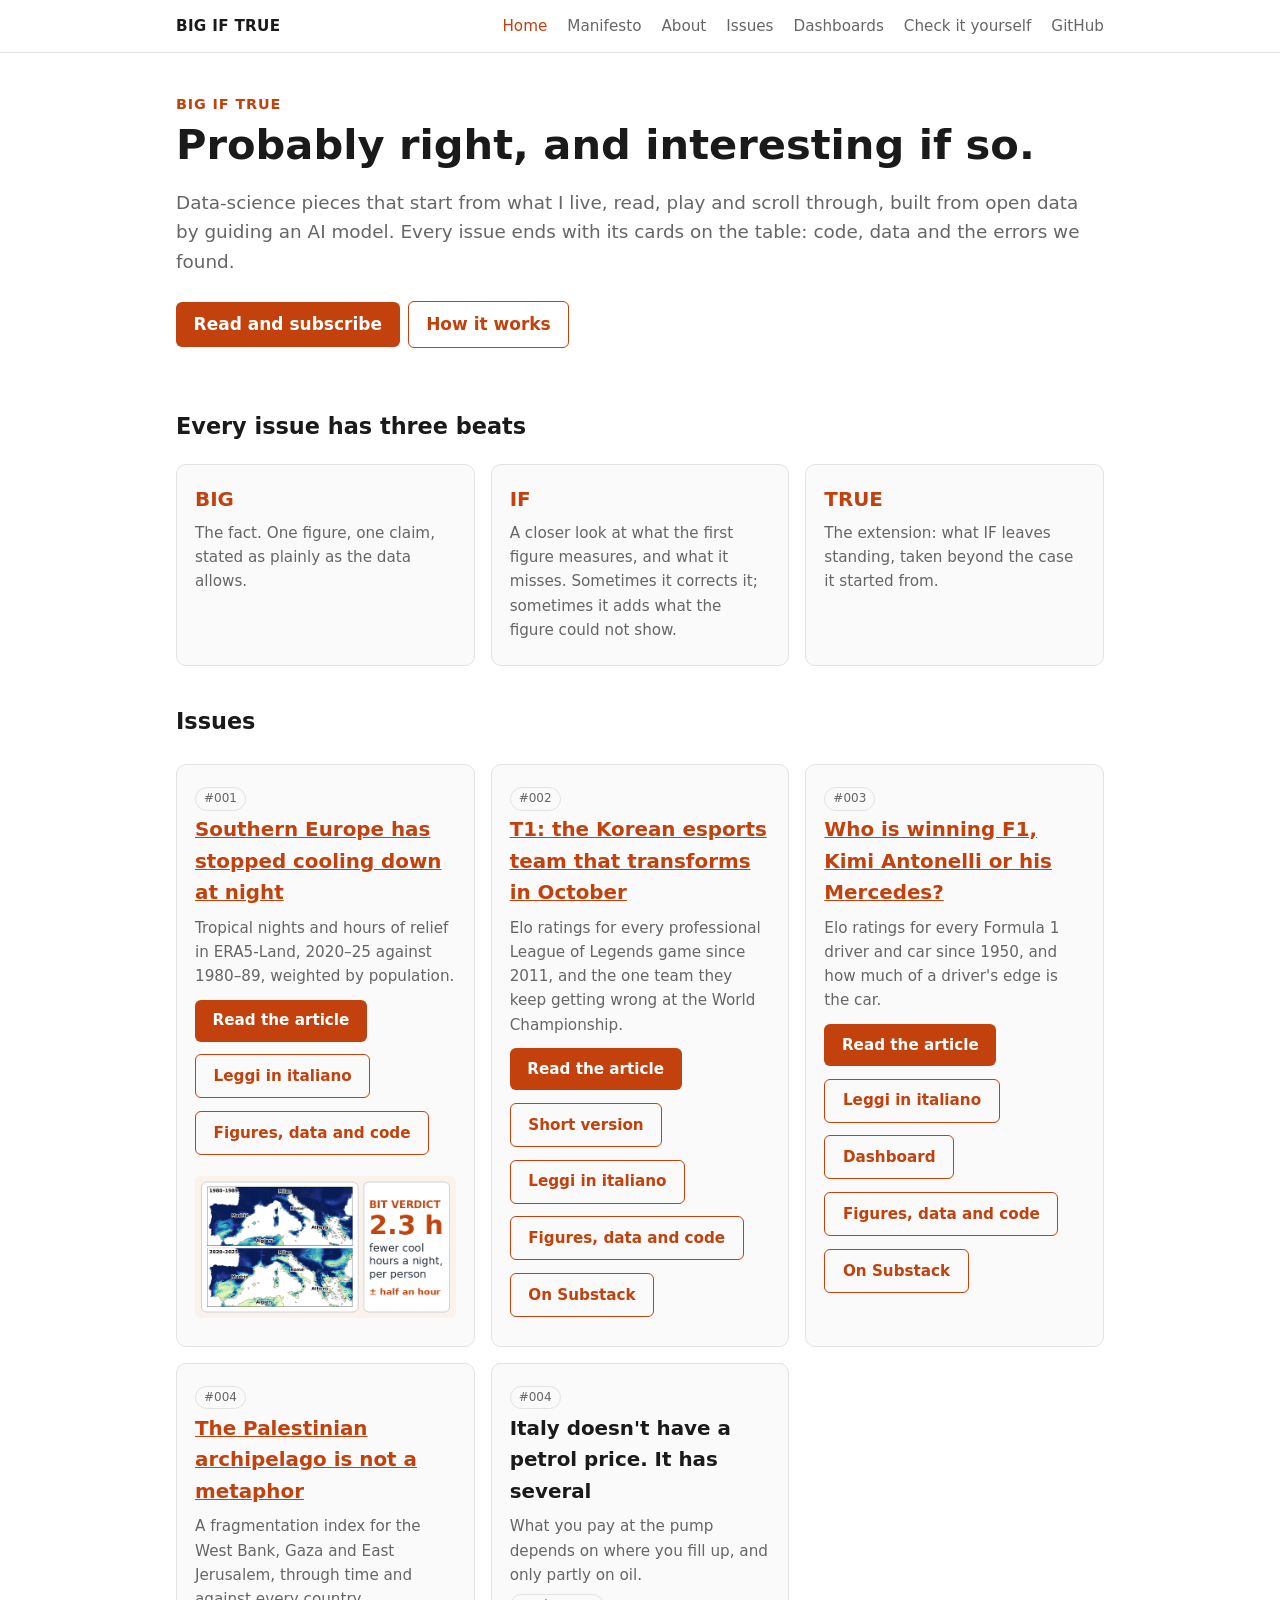
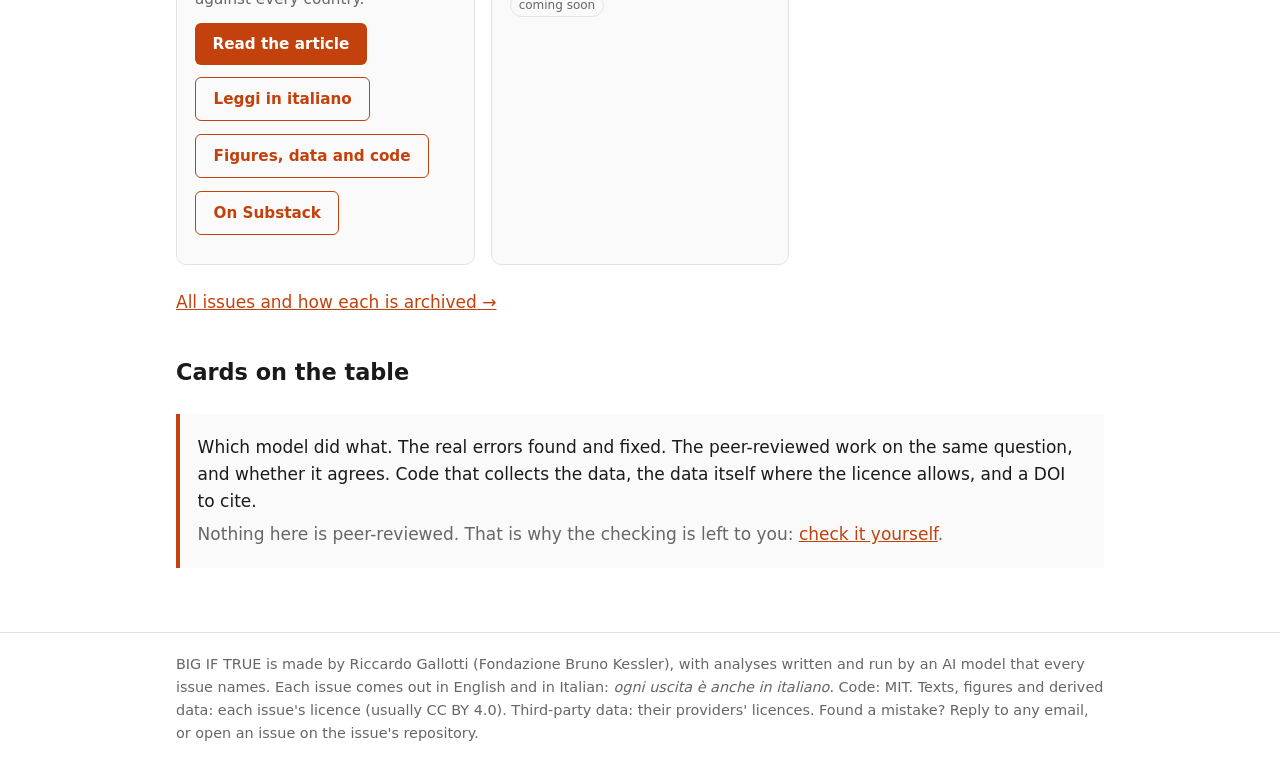
<file: index.html>
<!doctype html><html lang="en"><head><meta charset="utf-8"><meta name="viewport" content="width=device-width,initial-scale=1">
<title>BIG IF TRUE: probably right, and interesting if so</title><meta name="description" content="Data science that starts from everyday life, made by guiding an AI model over open data. Every issue puts its cards on the table.">
<meta property="og:type" content="website"><meta property="og:title" content="BIG IF TRUE: probably right, and interesting if so"><meta property="og:description" content="Data science that starts from everyday life, made by guiding an AI model over open data. Every issue puts its cards on the table.">
<link rel="stylesheet" href="style.css"></head><body>
<header><div class="wrap"><a class="brand" href="index.html">BIG IF TRUE</a><a href="index.html" style="color:var(--acc)">Home</a><a href="manifesto.html">Manifesto</a><a href="about.html">About</a><a href="issues.html">Issues</a><a href="dashboards.html">Dashboards</a><a href="replicate.html">Check it yourself</a><a href="https://github.com/bigiftruebits">GitHub</a></div></header>
<main class="wrap">
<section class="hero"><p class="kicker">BIG IF TRUE</p><h1>Probably right, and interesting if so.</h1>
<p class="lead">Data-science pieces that start from what I live, read, play and scroll through, built from open data by guiding an AI model. Every issue ends with its cards on the table: code, data and the errors we found.</p>
<a class="btn" href="https://bigiftruebits.substack.com">Read and subscribe</a><a class="btn alt" href="about.html">How it works</a></section>
<h2>Every issue has three beats</h2>
<div class="beats">
<div class="card"><h3>BIG</h3><p>The fact. One figure, one claim, stated as plainly as the data allows.</p></div>
<div class="card"><h3>IF</h3><p>A closer look at what the first figure measures, and what it misses. Sometimes it corrects it; sometimes it adds what the figure could not show.</p></div>
<div class="card"><h3>TRUE</h3><p>The extension: what IF leaves standing, taken beyond the case it started from.</p></div></div>
<h2>Issues</h2>
<div class="grid">
<div class="card"><span class="tag">#001</span><h3><a href="bit-001-tropical-nights/article.html">Southern Europe has stopped cooling down at night</a></h3><p>Tropical nights and hours of relief in ERA5-Land, 2020–25 against 1980–89, weighted by population.</p><p><a class="btn" href="bit-001-tropical-nights/article.html">Read the article</a> <a class="btn alt" href="bit-001-tropical-nights/articolo.html">Leggi in italiano</a> <a class="btn alt" href="bit-001-tropical-nights/">Figures, data and code</a></p><a href="bit-001-tropical-nights/article.html"><img src="img/fig-001-card.png" alt="BIT #001: the average southern European lost 2.3 cool hours a night, give or take half an hour" style="width:100%;height:auto;border-radius:6px;margin-top:.6rem"></a></div>
<div class="card"><span class="tag">#002</span><h3><a href="bit-002-worlds-t1/article.html">T1: the Korean esports team that transforms in October</a></h3><p>Elo ratings for every professional League of Legends game since 2011, and the one team they keep getting wrong at the World Championship.</p><p><a class="btn" href="bit-002-worlds-t1/article.html">Read the article</a> <a class="btn alt" href="bit-002-worlds-t1/short.html">Short version</a> <a class="btn alt" href="bit-002-worlds-t1/articolo.html">Leggi in italiano</a> <a class="btn alt" href="bit-002-worlds-t1/">Figures, data and code</a> <a class="btn alt" href="https://bigiftruebits.substack.com/p/worlds-t1">On Substack</a></p></div>
<div class="card"><span class="tag">#003</span><h3><a href="bit-003-f1-elo/article.html">Who is winning F1, Kimi Antonelli or his Mercedes?</a></h3><p>Elo ratings for every Formula 1 driver and car since 1950, and how much of a driver's edge is the car.</p><p><a class="btn" href="bit-003-f1-elo/article.html">Read the article</a> <a class="btn alt" href="bit-003-f1-elo/articolo.html">Leggi in italiano</a> <a class="btn alt" href="bit-003-f1-elo/">Dashboard</a> <a class="btn alt" href="bit-003-f1-elo/figures.html">Figures, data and code</a> <a class="btn alt" href="https://bigiftruebits.substack.com/p/f1-elo">On Substack</a></p></div>
<div class="card"><span class="tag">#004</span><h3><a href="bit-004-palestine-archipelago/article.html">The Palestinian archipelago is not a metaphor</a></h3><p>A fragmentation index for the West Bank, Gaza and East Jerusalem, through time and against every country.</p><p><a class="btn" href="bit-004-palestine-archipelago/article.html">Read the article</a> <a class="btn alt" href="bit-004-palestine-archipelago/articolo.html">Leggi in italiano</a> <a class="btn alt" href="bit-004-palestine-archipelago/">Figures, data and code</a> <a class="btn alt" href="https://bigiftruebits.substack.com/p/palestine-archipelago">On Substack</a></p></div>
<div class="card"><span class="tag">#004</span><h3>Italy doesn't have a petrol price. It has several</h3><p>What you pay at the pump depends on where you fill up, and only partly on oil.</p><p><span class="tag todo">coming soon</span></p></div></div>
<p><a href="issues.html">All issues and how each is archived →</a></p>
<h2>Cards on the table</h2>
<div class="verdict"><p>Which model did what. The real errors found and fixed. The peer-reviewed work on the same question, and whether it agrees. Code that collects the data, the data itself where the licence allows, and a DOI to cite.</p><p class="muted">Nothing here is peer-reviewed. That is why the checking is left to you: <a href="replicate.html">check it yourself</a>.</p></div></main>
<footer><div class="wrap">BIG IF TRUE is made by Riccardo Gallotti (Fondazione Bruno Kessler), with analyses written and run by an AI model that every issue names. Each issue comes out in English and in Italian: <em>ogni uscita è anche in italiano</em>. Code: MIT. Texts, figures and derived data: each issue's licence (usually CC BY 4.0). Third-party data: their providers' licences. Found a mistake? Reply to any email, or open an issue on the issue's repository.</div></footer><script data-goatcounter="https://bigiftruebits.goatcounter.com/count" async src="//gc.zgo.at/count.js"></script>
</body></html>
</file>
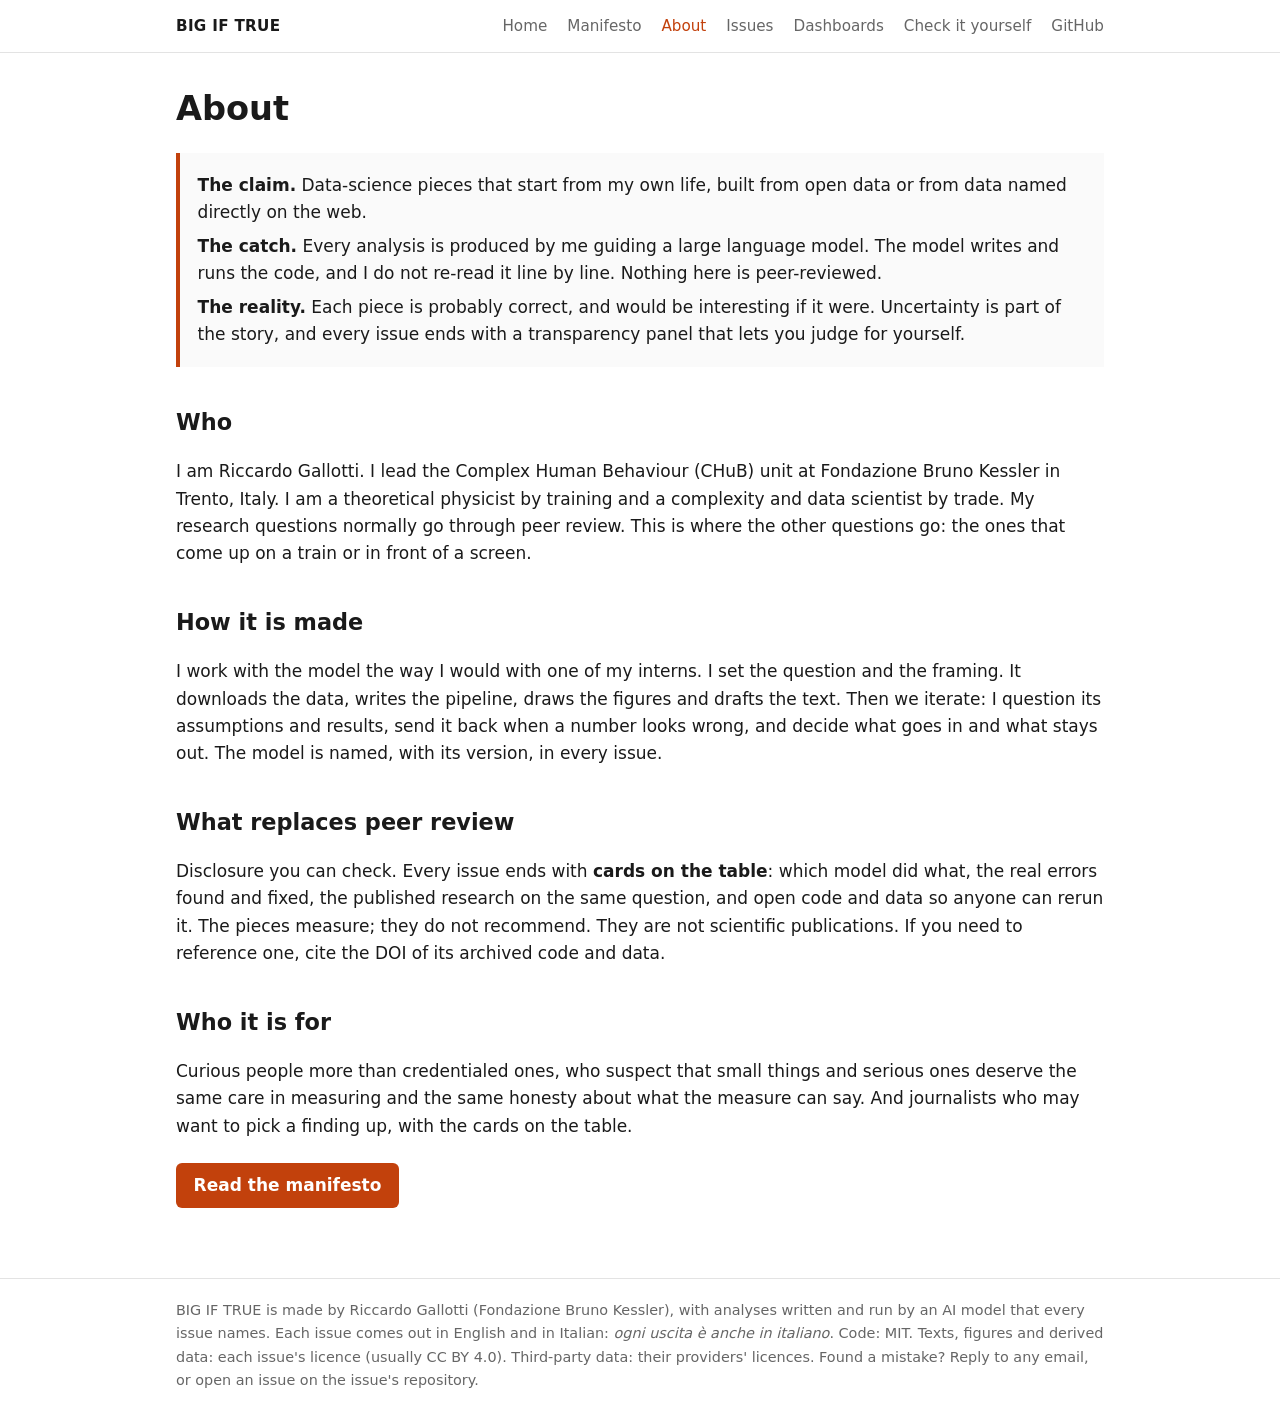
<file: about.html>
<!doctype html><html lang="en"><head><meta charset="utf-8"><meta name="viewport" content="width=device-width,initial-scale=1">
<title>About: BIG IF TRUE</title><meta name="description" content="What BIG IF TRUE is, how it is made, and why you should not simply trust it.">
<meta property="og:type" content="website"><meta property="og:title" content="About: BIG IF TRUE"><meta property="og:description" content="What BIG IF TRUE is, how it is made, and why you should not simply trust it.">
<link rel="stylesheet" href="style.css"></head><body>
<header><div class="wrap"><a class="brand" href="index.html">BIG IF TRUE</a><a href="index.html">Home</a><a href="manifesto.html">Manifesto</a><a href="about.html" style="color:var(--acc)">About</a><a href="issues.html">Issues</a><a href="dashboards.html">Dashboards</a><a href="replicate.html">Check it yourself</a><a href="https://github.com/bigiftruebits">GitHub</a></div></header>
<main class="wrap">
<h1>About</h1>
<div class="verdict"><p><strong>The claim.</strong> Data-science pieces that start from my own life, built from open data or from data named directly on the web.</p><p><strong>The catch.</strong> Every analysis is produced by me guiding a large language model. The model writes and runs the code, and I do not re-read it line by line. Nothing here is peer-reviewed.</p><p><strong>The reality.</strong> Each piece is probably correct, and would be interesting if it were. Uncertainty is part of the story, and every issue ends with a transparency panel that lets you judge for yourself.</p></div>
<h2>Who</h2>
<p>I am Riccardo Gallotti. I lead the Complex Human Behaviour (CHuB) unit at Fondazione Bruno Kessler in Trento, Italy. I am a theoretical physicist by training and a complexity and data scientist by trade. My research questions normally go through peer review. This is where the other questions go: the ones that come up on a train or in front of a screen.</p>
<h2>How it is made</h2>
<p>I work with the model the way I would with one of my interns. I set the question and the framing. It downloads the data, writes the pipeline, draws the figures and drafts the text. Then we iterate: I question its assumptions and results, send it back when a number looks wrong, and decide what goes in and what stays out. The model is named, with its version, in every issue.</p>
<h2>What replaces peer review</h2>
<p>Disclosure you can check. Every issue ends with <strong>cards on the table</strong>: which model did what, the real errors found and fixed, the published research on the same question, and open code and data so anyone can rerun it. The pieces measure; they do not recommend. They are not scientific publications. If you need to reference one, cite the DOI of its archived code and data.</p>
<h2>Who it is for</h2>
<p>Curious people more than credentialed ones, who suspect that small things and serious ones deserve the same care in measuring and the same honesty about what the measure can say. And journalists who may want to pick a finding up, with the cards on the table.</p>
<p><a class="btn" href="manifesto.html">Read the manifesto</a></p></main>
<footer><div class="wrap">BIG IF TRUE is made by Riccardo Gallotti (Fondazione Bruno Kessler), with analyses written and run by an AI model that every issue names. Each issue comes out in English and in Italian: <em>ogni uscita è anche in italiano</em>. Code: MIT. Texts, figures and derived data: each issue's licence (usually CC BY 4.0). Third-party data: their providers' licences. Found a mistake? Reply to any email, or open an issue on the issue's repository.</div></footer><script data-goatcounter="https://bigiftruebits.goatcounter.com/count" async src="//gc.zgo.at/count.js"></script>
</body></html>
</file>
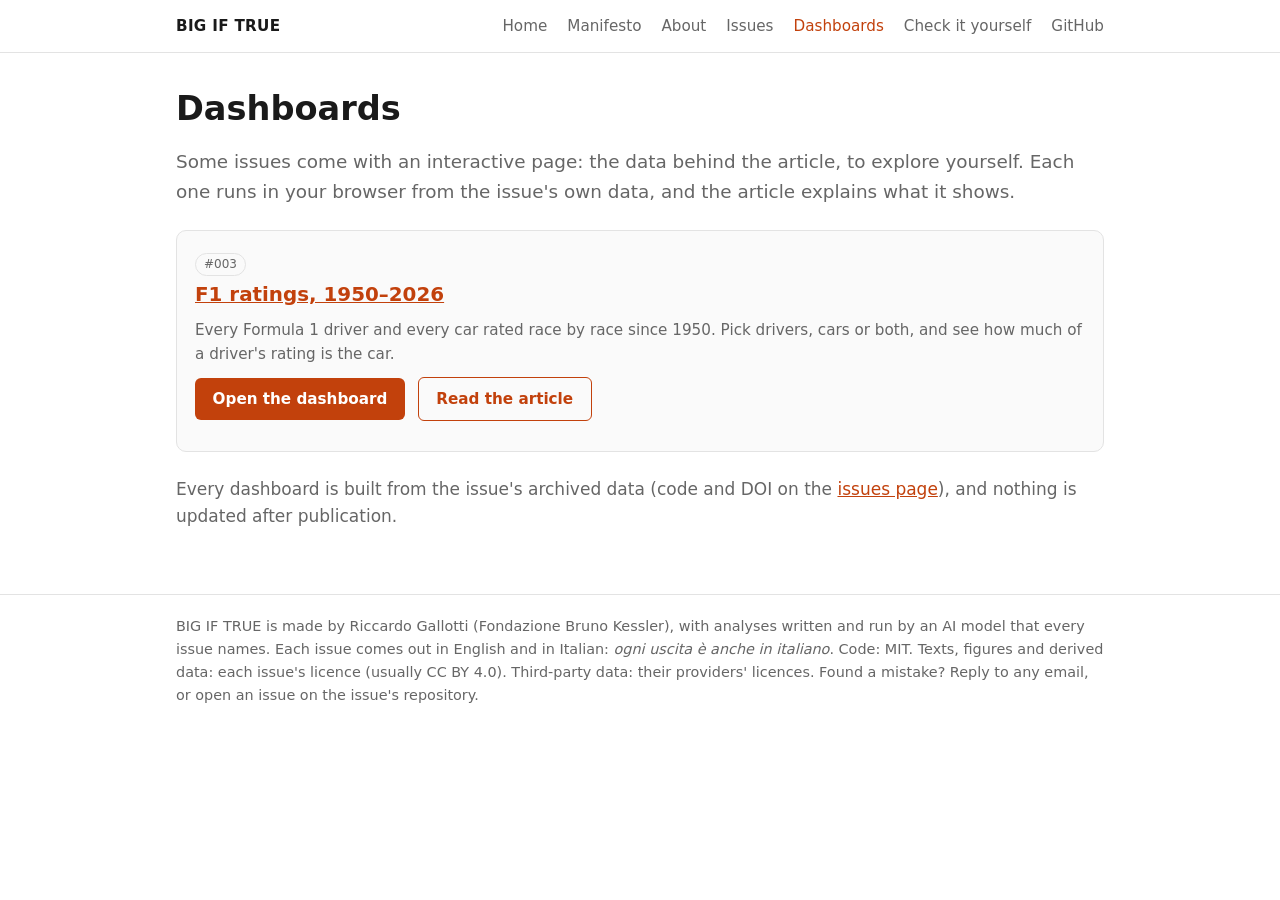
<file: dashboards.html>
<!doctype html><html lang="en"><head><meta charset="utf-8"><meta name="viewport" content="width=device-width,initial-scale=1">
<title>Dashboards: BIG IF TRUE</title><meta name="description" content="Interactive pages that come with BIG IF TRUE issues: the data behind each article, to explore yourself.">
<meta property="og:type" content="website"><meta property="og:title" content="Dashboards: BIG IF TRUE"><meta property="og:description" content="Interactive pages that come with BIG IF TRUE issues: the data behind each article, to explore yourself.">
<link rel="stylesheet" href="style.css"></head><body>
<header><div class="wrap"><a class="brand" href="index.html">BIG IF TRUE</a><a href="index.html">Home</a><a href="manifesto.html">Manifesto</a><a href="about.html">About</a><a href="issues.html">Issues</a><a href="dashboards.html" style="color:var(--acc)">Dashboards</a><a href="replicate.html">Check it yourself</a><a href="https://github.com/bigiftruebits">GitHub</a></div></header>
<main class="wrap">
<h1>Dashboards</h1>
<p class="lead">Some issues come with an interactive page: the data behind the article, to explore yourself. Each one runs in your browser from the issue's own data, and the article explains what it shows.</p>
<div class="grid">
<div class="card"><span class="tag">#003</span><h3><a href="bit-003-f1-elo/">F1 ratings, 1950–2026</a></h3><p>Every Formula 1 driver and every car rated race by race since 1950. Pick drivers, cars or both, and see how much of a driver's rating is the car.</p><p><a class="btn" href="bit-003-f1-elo/">Open the dashboard</a> <a class="btn alt" href="https://bigiftruebits.substack.com/p/f1-elo">Read the article</a></p></div>
</div>
<p class="muted">Every dashboard is built from the issue's archived data (code and DOI on the <a href="issues.html">issues page</a>), and nothing is updated after publication.</p>
</main>
<footer><div class="wrap">BIG IF TRUE is made by Riccardo Gallotti (Fondazione Bruno Kessler), with analyses written and run by an AI model that every issue names. Each issue comes out in English and in Italian: <em>ogni uscita è anche in italiano</em>. Code: MIT. Texts, figures and derived data: each issue's licence (usually CC BY 4.0). Third-party data: their providers' licences. Found a mistake? Reply to any email, or open an issue on the issue's repository.</div></footer><script data-goatcounter="https://bigiftruebits.goatcounter.com/count" async src="//gc.zgo.at/count.js"></script>
</body></html>
</file>
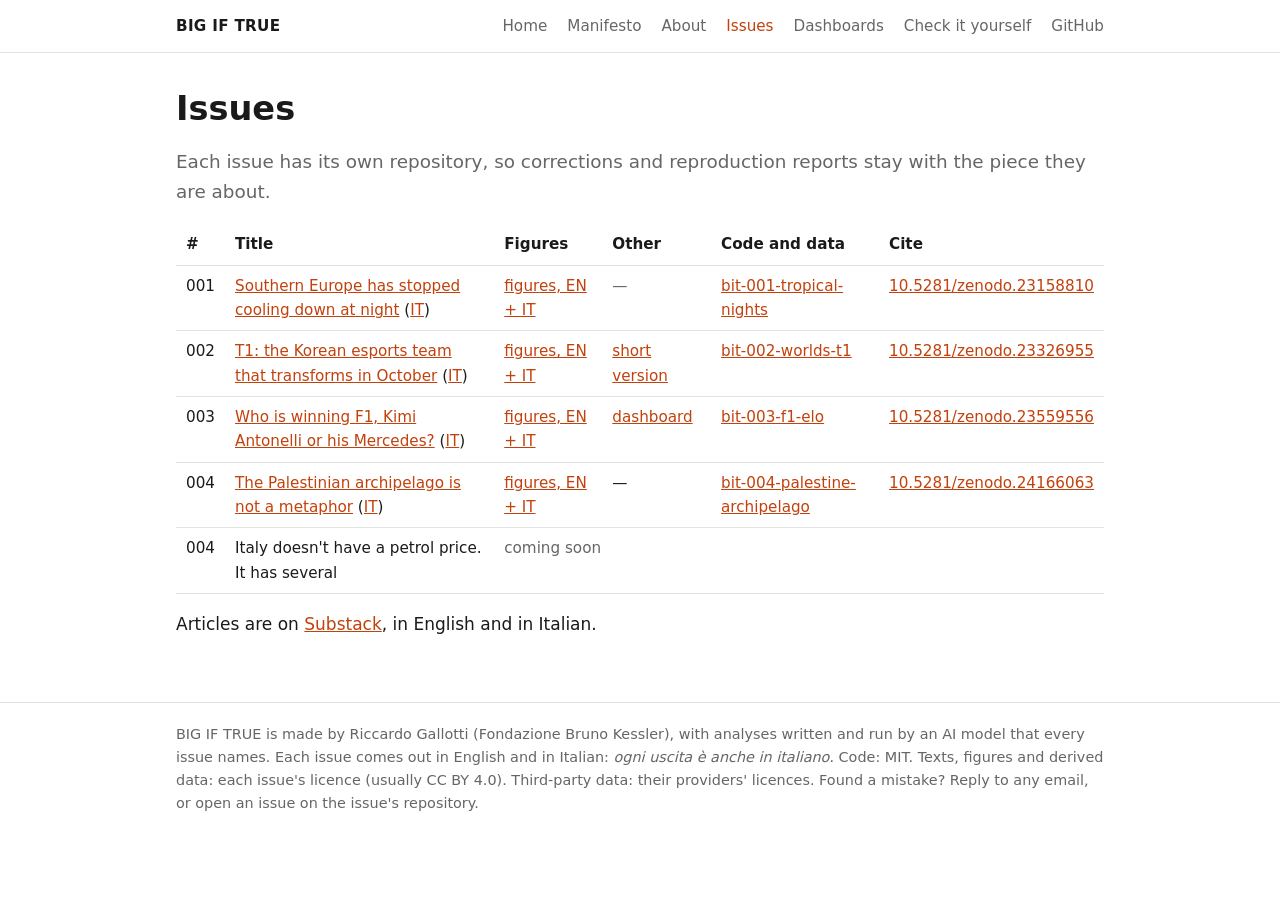
<file: issues.html>
<!doctype html><html lang="en"><head><meta charset="utf-8"><meta name="viewport" content="width=device-width,initial-scale=1">
<title>Issues: BIG IF TRUE</title><meta name="description" content="Every BIG IF TRUE issue with its article, code, data and figures.">
<meta property="og:type" content="website"><meta property="og:title" content="Issues: BIG IF TRUE"><meta property="og:description" content="Every BIG IF TRUE issue with its article, code, data and figures.">
<link rel="stylesheet" href="style.css"></head><body>
<header><div class="wrap"><a class="brand" href="index.html">BIG IF TRUE</a><a href="index.html">Home</a><a href="manifesto.html">Manifesto</a><a href="about.html">About</a><a href="issues.html" style="color:var(--acc)">Issues</a><a href="dashboards.html">Dashboards</a><a href="replicate.html">Check it yourself</a><a href="https://github.com/bigiftruebits">GitHub</a></div></header>
<main class="wrap">
<h1>Issues</h1>
<p class="lead">Each issue has its own repository, so corrections and reproduction reports stay with the piece they are about.</p>
<table><tr><th>#</th><th>Title</th><th>Figures</th><th>Other</th><th>Code and data</th><th>Cite</th></tr>
<tr><td>001</td><td><a href="bit-001-tropical-nights/article.html">Southern Europe has stopped cooling down at night</a> (<a href="bit-001-tropical-nights/articolo.html">IT</a>)</td><td><a href="bit-001-tropical-nights/">figures, EN + IT</a></td><td class="muted">—</td><td><a href="https://github.com/bigiftruebits/bit-001-tropical-nights">bit-001-tropical-nights</a></td><td><a href="https://doi.org/10.5281/zenodo.23158810">10.5281/zenodo.23158810</a></td></tr>
<tr><td>002</td><td><a href="bit-002-worlds-t1/article.html">T1: the Korean esports team that transforms in October</a> (<a href="bit-002-worlds-t1/articolo.html">IT</a>)</td><td><a href="bit-002-worlds-t1/">figures, EN + IT</a></td><td><a href="bit-002-worlds-t1/short.html">short version</a></td><td><a href="https://github.com/bigiftruebits/bit-002-worlds-t1">bit-002-worlds-t1</a></td><td><a href="https://doi.org/10.5281/zenodo.23326955">10.5281/zenodo.23326955</a></td></tr>
<tr><td>003</td><td><a href="bit-003-f1-elo/article.html">Who is winning F1, Kimi Antonelli or his Mercedes?</a> (<a href="bit-003-f1-elo/articolo.html">IT</a>)</td><td><a href="bit-003-f1-elo/figures.html">figures, EN + IT</a></td><td><a href="bit-003-f1-elo/">dashboard</a></td><td><a href="https://github.com/bigiftruebits/bit-003-f1-elo">bit-003-f1-elo</a></td><td><a href="https://doi.org/10.5281/zenodo.23559556">10.5281/zenodo.23559556</a></td></tr>
<tr><td>004</td><td><a href="bit-004-palestine-archipelago/article.html">The Palestinian archipelago is not a metaphor</a> (<a href="bit-004-palestine-archipelago/articolo.html">IT</a>)</td><td><a href="bit-004-palestine-archipelago/">figures, EN + IT</a></td><td>—</td><td><a href="https://github.com/bigiftruebits/bit-004-palestine-archipelago">bit-004-palestine-archipelago</a></td><td><a href="https://doi.org/10.5281/zenodo.24166063">10.5281/zenodo.24166063</a></td></tr>
<tr><td>004</td><td>Italy doesn't have a petrol price. It has several</td><td colspan="4" class="muted">coming soon</td></tr></table>
<p>Articles are on <a href="https://bigiftruebits.substack.com/archive">Substack</a>, in English and in Italian.</p></main>
<footer><div class="wrap">BIG IF TRUE is made by Riccardo Gallotti (Fondazione Bruno Kessler), with analyses written and run by an AI model that every issue names. Each issue comes out in English and in Italian: <em>ogni uscita è anche in italiano</em>. Code: MIT. Texts, figures and derived data: each issue's licence (usually CC BY 4.0). Third-party data: their providers' licences. Found a mistake? Reply to any email, or open an issue on the issue's repository.</div></footer><script data-goatcounter="https://bigiftruebits.goatcounter.com/count" async src="//gc.zgo.at/count.js"></script>
</body></html>
</file>
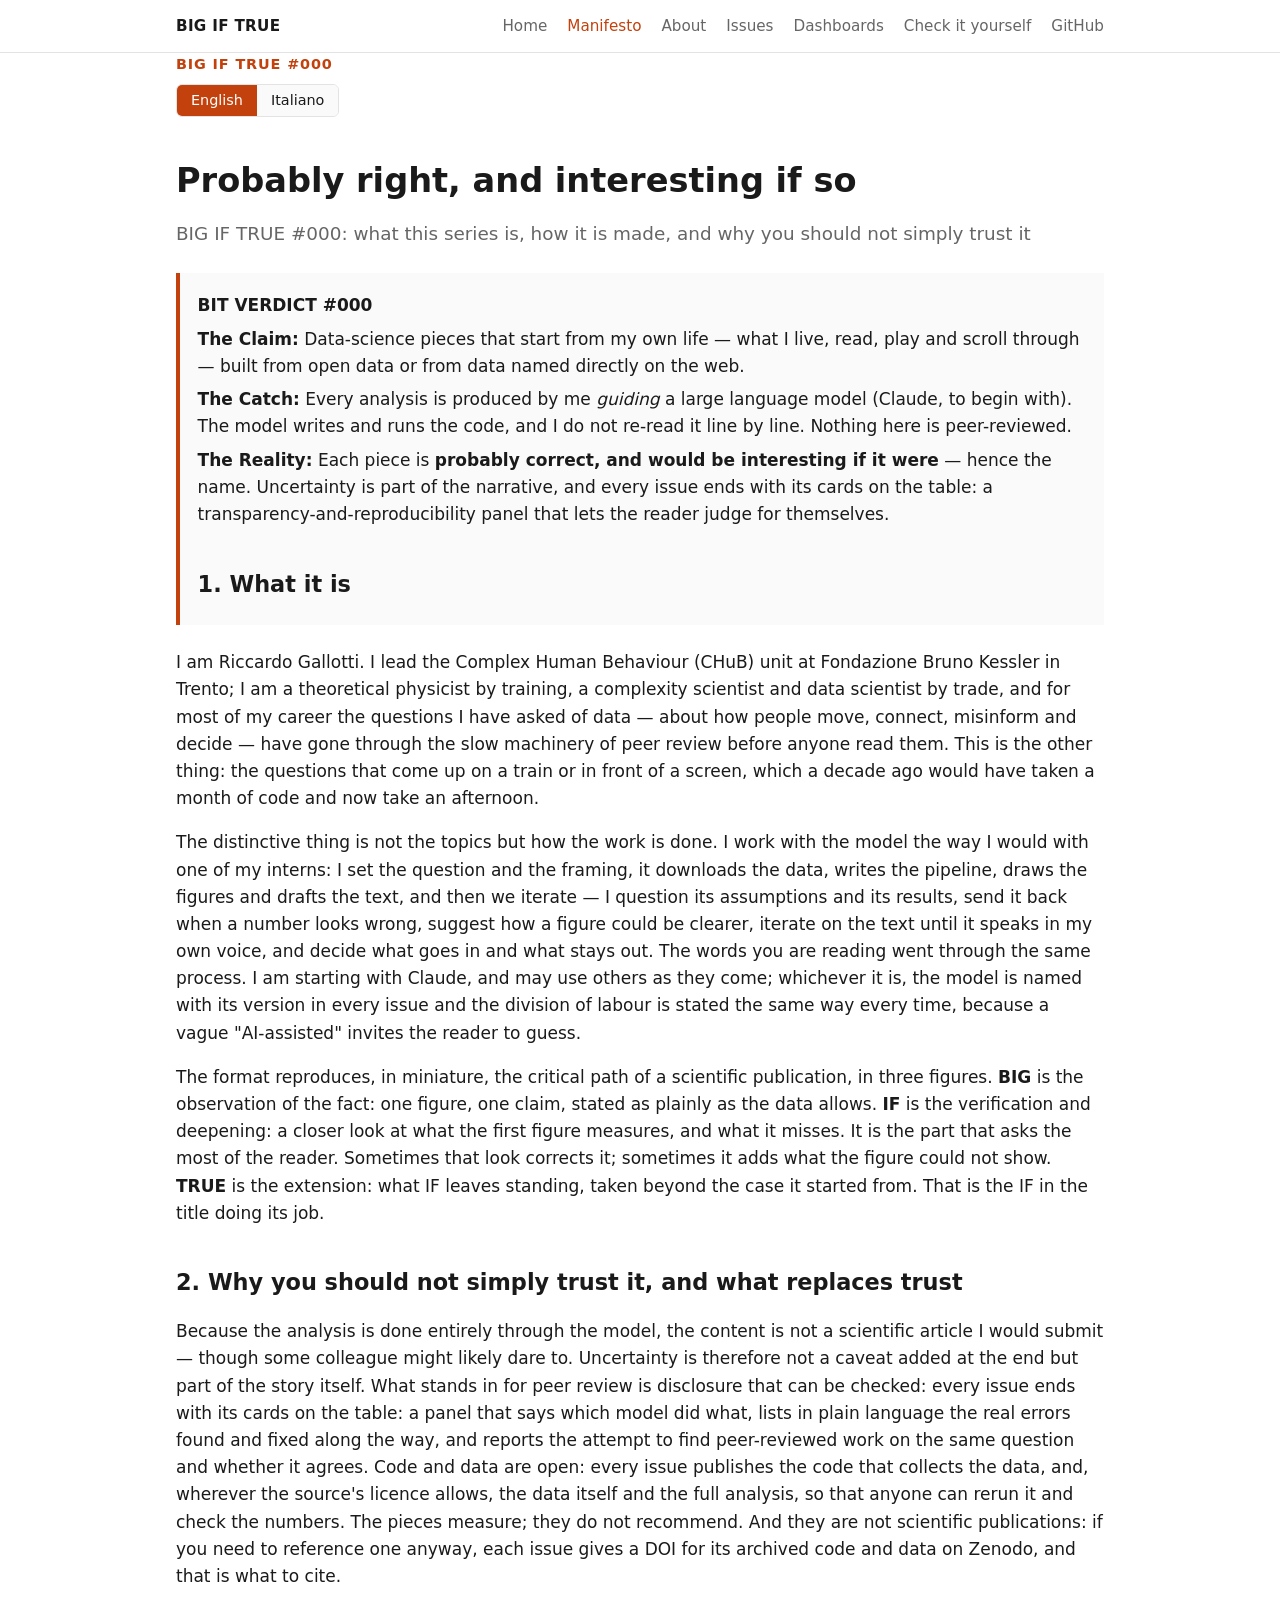
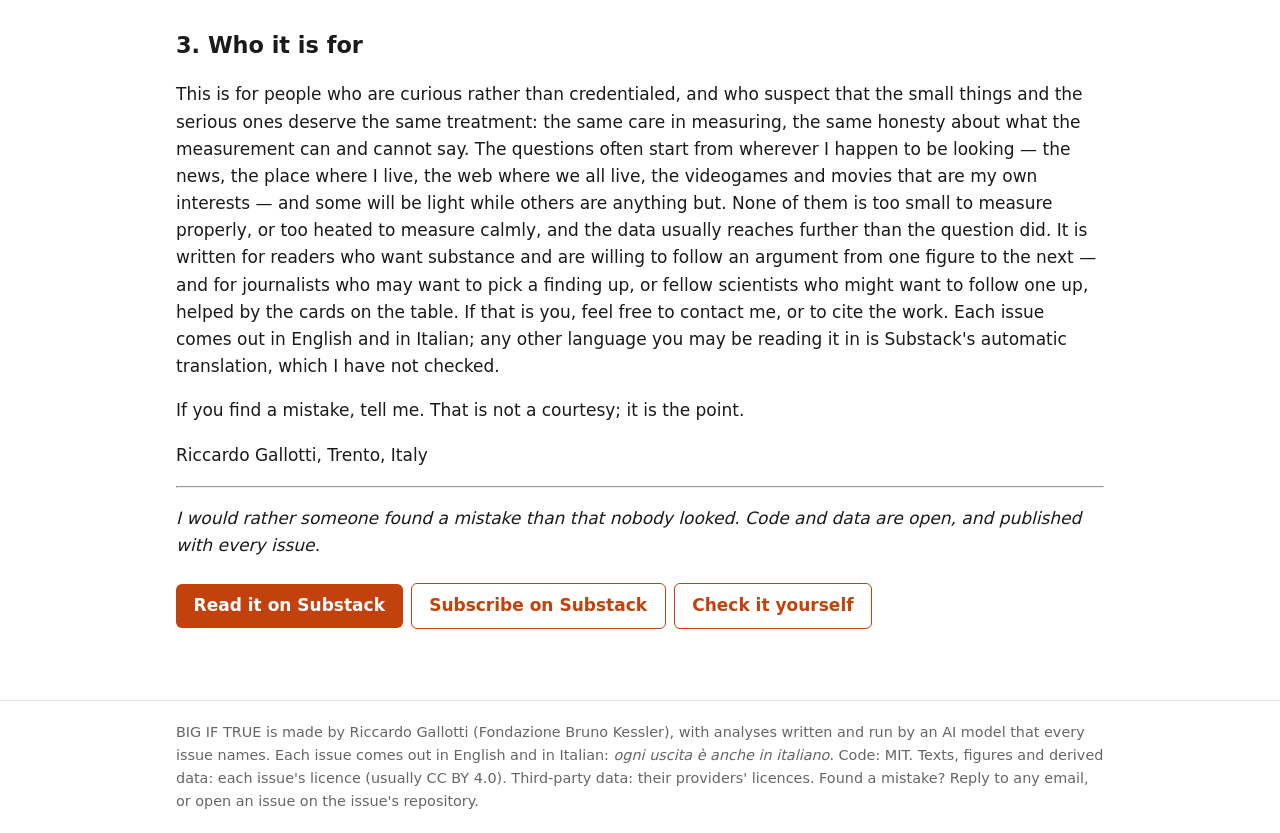
<file: manifesto.html>
<!doctype html><html lang="en"><head><meta charset="utf-8"><meta name="viewport" content="width=device-width,initial-scale=1">
<title>Manifesto: BIG IF TRUE</title><meta name="description" content="Probably right, and interesting if so: what BIG IF TRUE is, how it is made, and why you should not simply trust it.">
<meta property="og:type" content="website"><meta property="og:title" content="Manifesto: BIG IF TRUE"><meta property="og:description" content="What BIG IF TRUE is, how it is made, and why you should not simply trust it.">
<link rel="stylesheet" href="style.css"><style>.lang{display:inline-flex;border:1px solid var(--line);border-radius:6px;overflow:hidden;margin:.5rem 0}.lang button{font:inherit;font-size:.9rem;padding:4px 14px;border:0;background:var(--card);color:var(--fg);cursor:pointer}.lang button[aria-pressed=true]{background:var(--acc);color:#fff}[hidden]{display:none!important}</style></head><body>
<header><div class="wrap"><a class="brand" href="index.html">BIG IF TRUE</a><a href="index.html">Home</a><a href="manifesto.html" style="color:var(--acc)">Manifesto</a><a href="about.html">About</a><a href="issues.html">Issues</a><a href="dashboards.html">Dashboards</a><a href="replicate.html">Check it yourself</a><a href="https://github.com/bigiftruebits">GitHub</a></div></header>
<main class="wrap">
<p class="kicker">BIG IF TRUE #000</p>
<div class="lang" role="group" aria-label="Language"><button type="button" data-l="en" aria-pressed="true">English</button><button type="button" data-l="it" aria-pressed="false">Italiano</button></div>
<article lang="en" id="m-en"><!-- BIT · manifesto · en · 2026-10-04 -->
<h1>Probably right, and interesting if so</h1>
<p class="lead">BIG IF TRUE #000: what this series is, how it is made, and why you should not simply trust it</p>
<div class="verdict"><p><strong>BIT VERDICT #000</strong></p>
<p><strong>The Claim:</strong> Data-science pieces that start from my own life — what I live, read, play and scroll through — built from open data or from data named directly on the web.</p>
<p><strong>The Catch:</strong> Every analysis is produced by me <em>guiding</em> a large language model (Claude, to begin with). The model writes and runs the code, and I do not re-read it line by line. Nothing here is peer-reviewed.</p>
<p><strong>The Reality:</strong> Each piece is <strong>probably correct, and would be interesting if it were</strong> — hence the name. Uncertainty is part of the narrative, and every issue ends with its cards on the table: a transparency-and-reproducibility panel that lets the reader judge for themselves.</p>
<h2>1. What it is</h2>
</div>
<p>I am Riccardo Gallotti. I lead the Complex Human Behaviour (CHuB) unit at Fondazione Bruno Kessler in Trento; I am a theoretical physicist by training, a complexity scientist and data scientist by trade, and for most of my career the questions I have asked of data — about how people move, connect, misinform and decide — have gone through the slow machinery of peer review before anyone read them. This is the other thing: the questions that come up on a train or in front of a screen, which a decade ago would have taken a month of code and now take an afternoon.</p>
<p>The distinctive thing is not the topics but how the work is done. I work with the model the way I would with one of my interns: I set the question and the framing, it downloads the data, writes the pipeline, draws the figures and drafts the text, and then we iterate — I question its assumptions and its results, send it back when a number looks wrong, suggest how a figure could be clearer, iterate on the text until it speaks in my own voice, and decide what goes in and what stays out. The words you are reading went through the same process. I am starting with Claude, and may use others as they come; whichever it is, the model is named with its version in every issue and the division of labour is stated the same way every time, because a vague "AI-assisted" invites the reader to guess.</p>
<p>The format reproduces, in miniature, the critical path of a scientific publication, in three figures. <strong>BIG</strong> is the observation of the fact: one figure, one claim, stated as plainly as the data allows. <strong>IF</strong> is the verification and deepening: a closer look at what the first figure measures, and what it misses. It is the part that asks the most of the reader. Sometimes that look corrects it; sometimes it adds what the figure could not show. <strong>TRUE</strong> is the extension: what IF leaves standing, taken beyond the case it started from. That is the IF in the title doing its job.</p>
<h2>2. Why you should not simply trust it, and what replaces trust</h2>
<p>Because the analysis is done entirely through the model, the content is not a scientific article I would submit — though some colleague might likely dare to. Uncertainty is therefore not a caveat added at the end but part of the story itself. What stands in for peer review is disclosure that can be checked: every issue ends with its cards on the table: a panel that says which model did what, lists in plain language the real errors found and fixed along the way, and reports the attempt to find peer-reviewed work on the same question and whether it agrees. Code and data are open: every issue publishes the code that collects the data, and, wherever the source's licence allows, the data itself and the full analysis, so that anyone can rerun it and check the numbers. The pieces measure; they do not recommend. And they are not scientific publications: if you need to reference one anyway, each issue gives a DOI for its archived code and data on Zenodo, and that is what to cite.</p>
<h2>3. Who it is for</h2>
<p>This is for people who are curious rather than credentialed, and who suspect that the small things and the serious ones deserve the same treatment: the same care in measuring, the same honesty about what the measurement can and cannot say. The questions often start from wherever I happen to be looking — the news, the place where I live, the web where we all live, the videogames and movies that are my own interests — and some will be light while others are anything but. None of them is too small to measure properly, or too heated to measure calmly, and the data usually reaches further than the question did. It is written for readers who want substance and are willing to follow an argument from one figure to the next — and for journalists who may want to pick a finding up, or fellow scientists who might want to follow one up, helped by the cards on the table. If that is you, feel free to contact me, or to cite the work. Each issue comes out in English and in Italian; any other language you may be reading it in is Substack's automatic translation, which I have not checked.</p>
<p>If you find a mistake, tell me. That is not a courtesy; it is the point.</p>
<p>Riccardo Gallotti, Trento, Italy</p>
<hr>
<p><em>I would rather someone found a mistake than that nobody looked. Code and data are open, and published with every issue.</em></p></article>
<article lang="it" id="m-it" hidden><!-- BIT · manifesto · it · 2026-10-04 -->
<h1>Probabilmente corretto, e interessante se lo fosse</h1>
<p class="lead">BIG IF TRUE #000: che cos'è questa serie, come è fatta, e perché non fidarsi e basta</p>
<div class="verdict"><p><strong>BIT VERDETTO #000</strong></p>
<p><strong>L'affermazione:</strong> articoli di data science che partono dalla mia vita — quello che vivo, leggo, gioco e trovo in rete — costruiti su dati aperti o su dati indicati direttamente dal web.</p>
<p><strong>Il limite:</strong> ogni analisi è prodotta da me <em>guidando</em> un grande modello linguistico (Claude, per cominciare). Il modello scrive ed esegue il codice, e io non lo rileggo riga per riga. Niente di quello che si legge qui è passato per una revisione scientifica.</p>
<p><strong>La realtà:</strong> ogni articolo è <strong>probabilmente corretto, e se lo fosse sarebbe interessante</strong> — da qui il nome. L'incertezza fa parte del racconto, e ogni uscita si chiude con le carte in tavola: un pannello di trasparenza e riproducibilità che permette a chi legge di giudicare da sé.</p>
<h2>1. Che cos'è</h2>
</div>
<p>Sono Riccardo Gallotti. Dirigo l'unità Complex Human Behaviour (CHuB) della Fondazione Bruno Kessler a Trento; sono fisico teorico di formazione, scienziato della complessità e dei dati di mestiere, e per gran parte della mia carriera le domande che ho posto ai dati — su come le persone si spostano, si connettono, si disinformano e decidono — sono passate per il lento meccanismo della revisione scientifica prima che qualcuno le leggesse. Questa è l'altra cosa: le domande che vengono in treno o davanti a uno schermo, che dieci anni fa avrebbero richiesto un mese di codice e oggi richiedono un pomeriggio.</p>
<p>Ciò che la distingue non sono gli argomenti ma il modo in cui il lavoro è fatto. Lavoro con il modello come farei con uno dei miei stagisti: io pongo la domanda e ne scelgo l'impostazione, lui scarica i dati, scrive la pipeline, disegna le figure e abbozza il testo, e poi iteriamo — metto in discussione le sue ipotesi e i suoi risultati, lo rimando indietro quando un numero non mi torna, suggerisco come rendere più chiara una figura, lavoro sul testo finché non parla con la mia voce, e decido cosa entra e cosa resta fuori. Anche queste parole sono passate per lo stesso processo. Comincio con Claude, e potrei usarne altri man mano che arrivano; qualunque sia, il modello è indicato con la sua versione in ogni uscita e la divisione del lavoro è dichiarata ogni volta nello stesso modo, perché un vago "assistito dall'IA" costringe chi legge a tirare a indovinare.</p>
<p>Il formato riproduce, in piccolo, il percorso critico di una pubblicazione scientifica, in tre figure. <strong>BIG</strong> è l'osservazione del fatto: una figura, un'affermazione, detta nel modo più semplice che i dati consentono. <strong>IF</strong> è la verifica e l'approfondimento: uno sguardo più da vicino a ciò che la prima figura misura, e a ciò che le sfugge. È la parte che chiede di più a chi legge. A volte quello sguardo la corregge; a volte aggiunge ciò che la figura non poteva mostrare. <strong>TRUE</strong> è l'estensione: ciò che IF lascia in piedi, portato oltre il caso da cui era partito. È l'IF del titolo che fa il suo lavoro.</p>
<h2>2. Perché non fidarsi e basta, e cosa prende il posto della fiducia</h2>
<p>Poiché l'analisi è fatta interamente attraverso il modello, il contenuto non è un articolo scientifico che manderei a una rivista — anche se qualche collega probabilmente oserebbe. L'incertezza quindi non è un'avvertenza aggiunta in fondo, ma parte della storia. Al posto della revisione scientifica c'è una trasparenza che si può verificare: ogni uscita si chiude con le carte in tavola: un pannello che dice quale modello ha fatto cosa, elenca in parole semplici gli errori veri trovati e corretti lungo la strada, e riporta il tentativo di trovare lavori pubblicati con revisione scientifica sulla stessa domanda, e se concordano. Codice e dati sono aperti: ogni uscita pubblica il codice che raccoglie i dati e, dove la licenza della fonte lo consente, i dati stessi e l'analisi completa, così che chiunque possa rifarla e controllare i numeri. Gli articoli misurano; non raccomandano. E non sono pubblicazioni scientifiche: se ti serve comunque citarne uno, ogni uscita indica un DOI per il suo codice e i suoi dati archiviati su Zenodo, ed è quello da citare.</p>
<h2>3. Per chi è</h2>
<p>È per persone curiose più che titolate, che sospettano che le cose piccole e quelle serie meritino lo stesso trattamento: la stessa cura nel misurare, la stessa onestà su ciò che la misura può e non può dire. Le domande partono spesso da dove mi capita di guardare — le notizie, il posto in cui vivo, il web in cui viviamo tutti, i videogiochi e i film che sono le mie passioni — e alcune saranno leggere, altre per niente. Nessuna è troppo piccola per essere misurata come si deve, o troppo accesa per essere misurata con calma, e di solito i dati arrivano più lontano della domanda. È scritto per chi cerca sostanza ed è disposto a seguire un ragionamento da una figura all'altra — e per i giornalisti che volessero riprendere un risultato, o per i colleghi scienziati che volessero approfondirlo, anche grazie alle carte in tavola. Se è il tuo caso, puoi scrivermi o citare il lavoro. Ogni uscita è pubblicata in inglese e in italiano; le altre lingue in cui potresti leggerla sono traduzioni automatiche di Substack, che non ho controllato.</p>
<p>Se trovi un errore, dimmelo. Non è una cortesia: è lo scopo.</p>
<p>Riccardo Gallotti, Trento, Italia</p>
<hr>
<p><em>Preferisco che qualcuno trovi un errore piuttosto che nessuno guardi. Codice e dati sono aperti, e pubblicati con ogni uscita.</em></p></article>
<p><a class="btn" href="https://bigiftruebits.substack.com/p/manifesto">Read it on Substack</a><a class="btn alt" href="https://bigiftruebits.substack.com">Subscribe on Substack</a><a class="btn alt" href="replicate.html">Check it yourself</a></p>
</main>
<footer><div class="wrap">BIG IF TRUE is made by Riccardo Gallotti (Fondazione Bruno Kessler), with analyses written and run by an AI model that every issue names. Each issue comes out in English and in Italian: <em>ogni uscita è anche in italiano</em>. Code: MIT. Texts, figures and derived data: each issue's licence (usually CC BY 4.0). Third-party data: their providers' licences. Found a mistake? Reply to any email, or open an issue on the issue's repository.</div></footer><script>
(function(){var b=document.querySelectorAll('.lang button');
function set(l){document.getElementById('m-en').hidden=l!=='en';document.getElementById('m-it').hidden=l!=='it';document.documentElement.lang=l;
b.forEach(function(x){x.setAttribute('aria-pressed',x.getAttribute('data-l')===l);});try{localStorage.setItem('bitlang',l);}catch(e){}}
b.forEach(function(x){x.addEventListener('click',function(){set(x.getAttribute('data-l'));});});
var q=(location.search.match(/lang=(en|it)/)||[])[1],s=null;try{s=localStorage.getItem('bitlang');}catch(e){}
if(q||s)set(q||s);})();
</script><script data-goatcounter="https://bigiftruebits.goatcounter.com/count" async src="//gc.zgo.at/count.js"></script>
</body></html>
</file>
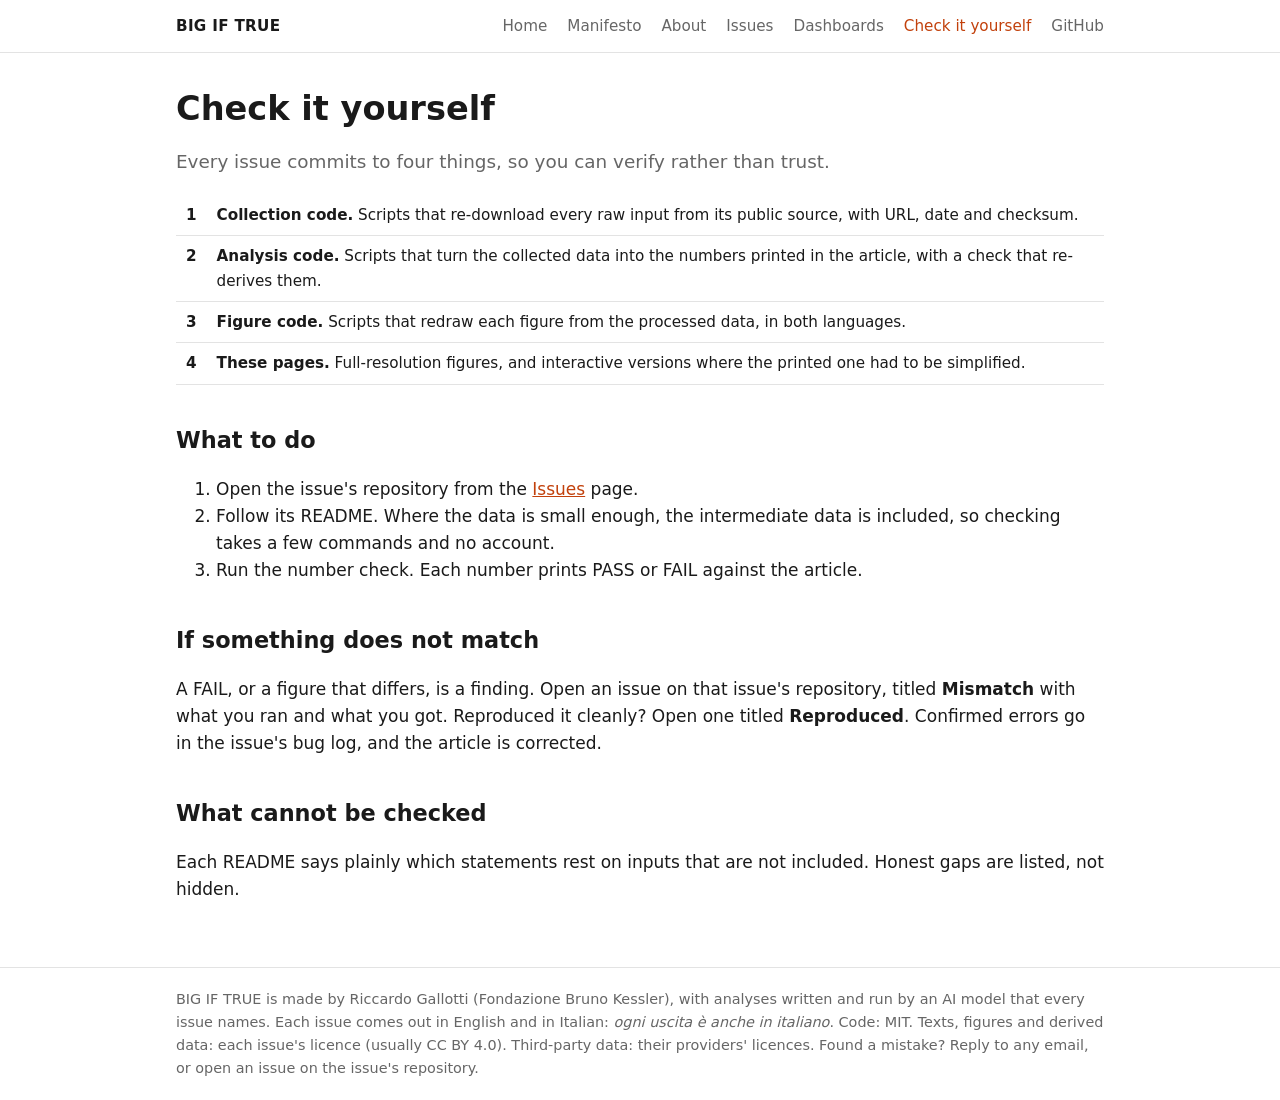
<file: replicate.html>
<!doctype html><html lang="en"><head><meta charset="utf-8"><meta name="viewport" content="width=device-width,initial-scale=1">
<title>Check it yourself: BIG IF TRUE</title><meta name="description" content="How to rerun any issue and what to do if a number does not match.">
<meta property="og:type" content="website"><meta property="og:title" content="Check it yourself: BIG IF TRUE"><meta property="og:description" content="How to rerun any issue and what to do if a number does not match.">
<link rel="stylesheet" href="style.css"></head><body>
<header><div class="wrap"><a class="brand" href="index.html">BIG IF TRUE</a><a href="index.html">Home</a><a href="manifesto.html">Manifesto</a><a href="about.html">About</a><a href="issues.html">Issues</a><a href="dashboards.html">Dashboards</a><a href="replicate.html" style="color:var(--acc)">Check it yourself</a><a href="https://github.com/bigiftruebits">GitHub</a></div></header>
<main class="wrap">
<h1>Check it yourself</h1>
<p class="lead">Every issue commits to four things, so you can verify rather than trust.</p>
<table><tr><th>1</th><td><strong>Collection code.</strong> Scripts that re-download every raw input from its public source, with URL, date and checksum.</td></tr>
<tr><th>2</th><td><strong>Analysis code.</strong> Scripts that turn the collected data into the numbers printed in the article, with a check that re-derives them.</td></tr>
<tr><th>3</th><td><strong>Figure code.</strong> Scripts that redraw each figure from the processed data, in both languages.</td></tr>
<tr><th>4</th><td><strong>These pages.</strong> Full-resolution figures, and interactive versions where the printed one had to be simplified.</td></tr></table>
<h2>What to do</h2>
<ol><li>Open the issue's repository from the <a href="issues.html">Issues</a> page.</li><li>Follow its README. Where the data is small enough, the intermediate data is included, so checking takes a few commands and no account.</li><li>Run the number check. Each number prints PASS or FAIL against the article.</li></ol>
<h2>If something does not match</h2>
<p>A FAIL, or a figure that differs, is a finding. Open an issue on that issue's repository, titled <strong>Mismatch</strong> with what you ran and what you got. Reproduced it cleanly? Open one titled <strong>Reproduced</strong>. Confirmed errors go in the issue's bug log, and the article is corrected.</p>
<h2>What cannot be checked</h2>
<p>Each README says plainly which statements rest on inputs that are not included. Honest gaps are listed, not hidden.</p></main>
<footer><div class="wrap">BIG IF TRUE is made by Riccardo Gallotti (Fondazione Bruno Kessler), with analyses written and run by an AI model that every issue names. Each issue comes out in English and in Italian: <em>ogni uscita è anche in italiano</em>. Code: MIT. Texts, figures and derived data: each issue's licence (usually CC BY 4.0). Third-party data: their providers' licences. Found a mistake? Reply to any email, or open an issue on the issue's repository.</div></footer><script data-goatcounter="https://bigiftruebits.goatcounter.com/count" async src="//gc.zgo.at/count.js"></script>
</body></html>
</file>
<file: style.css>
:root{--bg:#fff;--fg:#1a1a1a;--mut:#666;--line:#e3e3e3;--acc:#c2410c;--card:#fafafa}
@media (prefers-color-scheme:dark){:root{--bg:#141414;--fg:#ececec;--mut:#9a9a9a;--line:#2e2e2e;--acc:#fb923c;--card:#1c1c1c}}
*{box-sizing:border-box}
body{margin:0;background:var(--bg);color:var(--fg);font:17px/1.6 system-ui,-apple-system,Segoe UI,sans-serif}
.wrap{max-width:960px;margin:0 auto;padding:0 16px}
header{border-bottom:1px solid var(--line)}
header .wrap{display:flex;gap:20px;align-items:center;flex-wrap:wrap;padding:14px 16px}
header a.brand{font-weight:800;letter-spacing:.02em;color:var(--fg);text-decoration:none;margin-right:auto}
header a{color:var(--mut);text-decoration:none;font-size:.95rem}header a:hover{color:var(--acc)}
a{color:var(--acc)}
h1{font-size:2.1rem;line-height:1.2;margin:2.2rem 0 .5rem}
h2{font-size:1.4rem;margin:2.4rem 0 .6rem}
.lead{font-size:1.15rem;color:var(--mut)}
.grid{display:grid;grid-template-columns:repeat(auto-fit,minmax(280px,1fr));gap:16px;margin:1.5rem 0}
.card{border:1px solid var(--line);background:var(--card);border-radius:10px;padding:18px}
.card h3{margin:.2rem 0 .4rem}.card p{margin:.3rem 0;color:var(--mut);font-size:.95rem}
.tag{display:inline-block;font-size:.75rem;padding:1px 8px;border-radius:99px;border:1px solid var(--line);color:var(--mut);margin-right:4px}
.ok{color:#15803d;border-color:#15803d}.part{color:#b45309;border-color:#b45309}.todo{color:var(--mut)}
table{border-collapse:collapse;width:100%;font-size:.95rem;margin:1rem 0}
th,td{border-bottom:1px solid var(--line);padding:8px 10px;text-align:left;vertical-align:top}
figure{margin:2rem 0}figure img{width:100%;height:auto;border:1px solid var(--line);border-radius:6px}
figcaption{font-size:.9rem;color:var(--mut);margin-top:.4rem}
pre{background:var(--card);border:1px solid var(--line);border-radius:8px;padding:12px 14px;overflow-x:auto;font-size:.88rem;line-height:1.45}
code{font-size:.9em}.note{border-left:4px solid var(--acc);padding:.2rem 1rem;background:var(--card);margin:1.5rem 0}
footer{border-top:1px solid var(--line);margin-top:4rem;padding:20px 0;color:var(--mut);font-size:.9rem}
@media(max-width:600px){h1{font-size:1.7rem}}
.hero{padding:2.5rem 0 1rem}.hero h1{font-size:2.6rem;margin:.2rem 0 .6rem}.kicker{font-weight:800;color:var(--acc);letter-spacing:.06em;font-size:.9rem;margin:0}
.btn{display:inline-block;background:var(--acc);color:#fff;text-decoration:none;font-weight:700;padding:.55rem 1.1rem;border-radius:6px;margin:.4rem .5rem .4rem 0}.btn.alt{background:transparent;color:var(--acc);border:1px solid var(--acc)}
.beats{display:grid;grid-template-columns:repeat(auto-fit,minmax(240px,1fr));gap:16px;margin:1.2rem 0}.beats .card h3{color:var(--acc);margin:.1rem 0}
.verdict{border-left:4px solid var(--acc);background:var(--card);padding:.8rem 1.1rem;margin:1.5rem 0}.verdict p{margin:.4rem 0}
nav.sub a{margin-right:1rem}.muted{color:var(--mut)}
</file>
